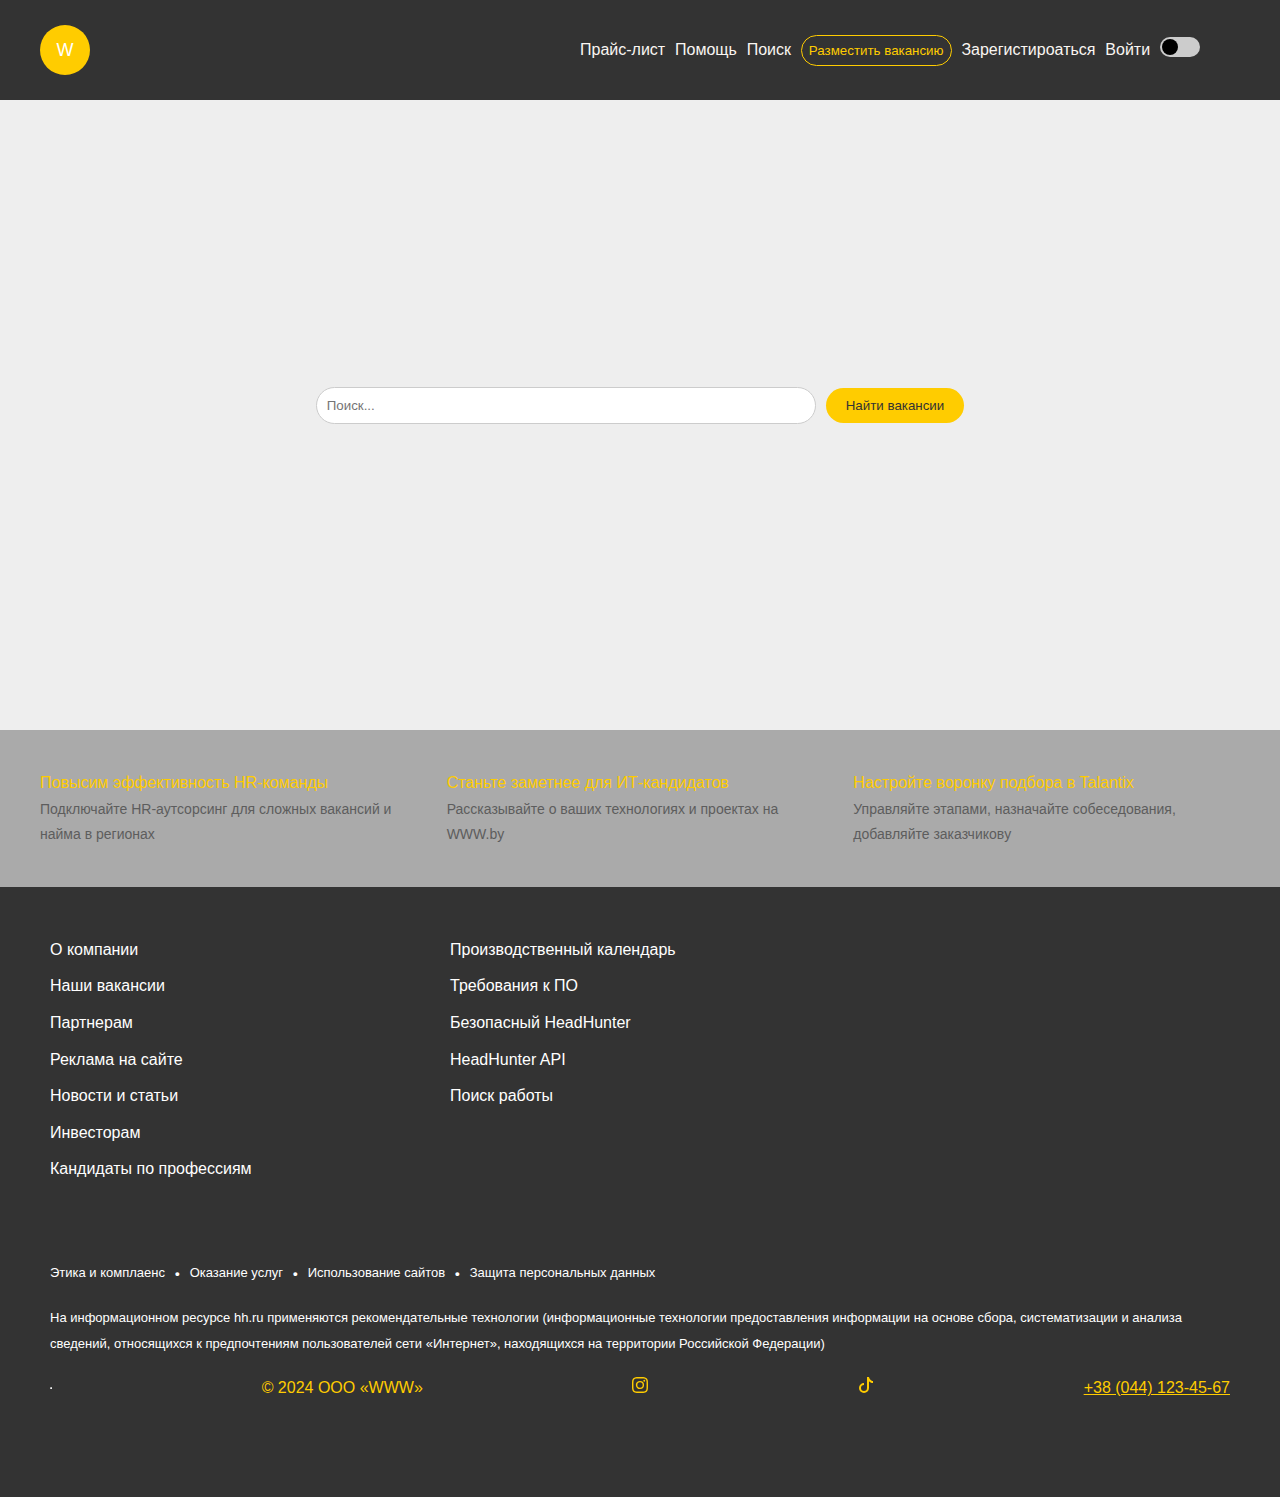
<file: index.html>
<!DOCTYPE html>
<html lang="ru">
<head>
  <meta charset="UTF-8">
  <meta name="viewport" content="width=device-width, initial-scale=1.0">
  <title>Подбор персонала</title>
  <link rel="stylesheet" href="css/styles.css">
</head>
<body>
  <div class="wrapper">
    <header class="header">
        <a href="index.html">
          <div class="logo">
              <span>W</span>
          </div>
        </a>
        <nav class="nav">
          <ul>
            <a class="price">Прайс-лист</a>
            <a>Помощь</a>
            <a>Поиск</a>
            <button class="create-vacancy">Разместить вакансию</button>
            <a>Зарегистироаться</a>
            <a>Войти</li>
            <a>
              <label class="switch">
                <input id="themeToggle" type="checkbox" onclick="toggleTheme()">
                <span class="slider round"></span>
              </label>
            </a>
          </ul>
        </nav>
        <div class="burger">
          <span></span>
        </div>
    </header>
</div>
  
  <main>
    <div class="search-container">
      <input type="text" placeholder="Поиск...">
      <button onclick="window.location.href='vacancies.html'">Найти вакансии</button>
    </div>
  </main>
  
  <aside class="aside-grid">
    <div class="example">
      <p>Повысим эффективность HR-команды</p>
      <p1>Подключайте HR-аутсорсинг для сложных 
        вакансий и найма в регионах</p1>
    </div>
    <div class="example2">
      <p>Станьте заметнее для ИТ-кандидатов</p>
      <p1>Рассказывайте о ваших технологиях 
        и проектах на WWW.by</p1>
    </div>
    <div class="example3">
      <p>Настройте воронку подбора в Talantix
      </p>
      <p1>Управляйте этапами, назначайте собеседования, добавляйте заказчиковy</p1>
    </div>
  </aside>
    
    <footer class="footer-grid">
      <div class="buttons-1">
        <a href="#">О компании</a>
        <a href="#">Наши вакансии</a>
        <a href="#">Партнерам</a>
        <a href="#">Реклама на сайте</a>
        <a href="#">Новости и статьи</a>
        <a href="#">Инвесторам</a>
        <a href="#">Кандидаты по профессиям</a>
      </div>
      <div class="buttons-2">
        <a href="#">Производственный календарь</a>
        <a href="#">Требования к ПО</a>
        <a href="#">Безопасный HeadHunter</a>
        <a href="#">HeadHunter API</a>
        <a href="#">Поиск работы</a>
      </div>
      <div class="map">
        <script type="text/javascript" charset="utf-8" async src="https://api-maps.yandex.ru/services/constructor/1.0/js/?um=constructor%3A5c5954259b83a2bd42a7535d027ce8216cbbf08d69357ec7cbd87e82f2376209&amp;width=550&amp;height=300&amp;lang=ru_RU&amp;scroll=true"></script>
      </div>
      <br>
      <div class="buttons-3">
        
        <a href="#">Этика и комплаенc</a>
        <h5>•</h5>
        <a href="#">Оказание услуг</a>
        <h5>•</h5>
        <a href="#">Использование сайтов</a>
        <h5>•</h5>
        <a href="#">Защита персональных данных</a>
        
      </div>
      <div class="down-footer2">
        
        <p>На информационном ресурсе hh.ru применяются рекомендательные технологии (информационные технологии предоставления информации на основе сбора, систематизации и анализа сведений, относящихся к предпочтениям пользователей сети «Интернет», находящихся на территории Российской Федерации)</p>
        
      </div>
      <div class="down-footer">
        <hr>
        <p>© 2024 ООО «WWW»</p>
        <a href="https://www.instagram.com/uvviiin/"><svg xmlns="http://www.w3.org/2000/svg" width="16" height="16" fill="currentColor" class="bi bi-instagram" viewBox="0 0 16 16">
          <path d="M8 0C5.829 0 5.556.01 4.703.048 3.85.088 3.269.222 2.76.42a3.9 3.9 0 0 0-1.417.923A3.9 3.9 0 0 0 .42 2.76C.222 3.268.087 3.85.048 4.7.01 5.555 0 5.827 0 8.001c0 2.172.01 2.444.048 3.297.04.852.174 1.433.372 1.942.205.526.478.972.923 1.417.444.445.89.719 1.416.923.51.198 1.09.333 1.942.372C5.555 15.99 5.827 16 8 16s2.444-.01 3.298-.048c.851-.04 1.434-.174 1.943-.372a3.9 3.9 0 0 0 1.416-.923c.445-.445.718-.891.923-1.417.197-.509.332-1.09.372-1.942C15.99 10.445 16 10.173 16 8s-.01-2.445-.048-3.299c-.04-.851-.175-1.433-.372-1.941a3.9 3.9 0 0 0-.923-1.417A3.9 3.9 0 0 0 13.24.42c-.51-.198-1.092-.333-1.943-.372C10.443.01 10.172 0 7.998 0zm-.717 1.442h.718c2.136 0 2.389.007 3.232.046.78.035 1.204.166 1.486.275.373.145.64.319.92.599s.453.546.598.92c.11.281.24.705.275 1.485.039.843.047 1.096.047 3.231s-.008 2.389-.047 3.232c-.035.78-.166 1.203-.275 1.485a2.5 2.5 0 0 1-.599.919c-.28.28-.546.453-.92.598-.28.11-.704.24-1.485.276-.843.038-1.096.047-3.232.047s-2.39-.009-3.233-.047c-.78-.036-1.203-.166-1.485-.276a2.5 2.5 0 0 1-.92-.598 2.5 2.5 0 0 1-.6-.92c-.109-.281-.24-.705-.275-1.485-.038-.843-.046-1.096-.046-3.233s.008-2.388.046-3.231c.036-.78.166-1.204.276-1.486.145-.373.319-.64.599-.92s.546-.453.92-.598c.282-.11.705-.24 1.485-.276.738-.034 1.024-.044 2.515-.045zm4.988 1.328a.96.96 0 1 0 0 1.92.96.96 0 0 0 0-1.92m-4.27 1.122a4.109 4.109 0 1 0 0 8.217 4.109 4.109 0 0 0 0-8.217m0 1.441a2.667 2.667 0 1 1 0 5.334 2.667 2.667 0 0 1 0-5.334"/>
        </svg></a>
        <a href="https://www.tiktok.com/@pipipoopoopipi?_t=8mNd02DGCY9&_r=1"><svg xmlns="http://www.w3.org/2000/svg" width="16" height="16" fill="currentColor" class="bi bi-tiktok" viewBox="0 0 16 16">
          <path d="M9 0h1.98c.144.715.54 1.617 1.235 2.512C12.895 3.389 13.797 4 15 4v2c-1.753 0-3.07-.814-4-1.829V11a5 5 0 1 1-5-5v2a3 3 0 1 0 3 3z"/>
        </svg></a>
        
        <a href="tel:+380441234567">+38 (044) 123-45-67</a>
      </div>
    </footer>
    <script src="js/theme-toggle.js"></script>
    <script>
      document.querySelector('.burger').addEventListener('click', function() {
          this.classList.toggle('active');
          document.querySelector('.nav').classList.toggle('open');
      })
    </script>
  <script src="js/theme-toggle.js"></script>
</body>

</html>
</file>
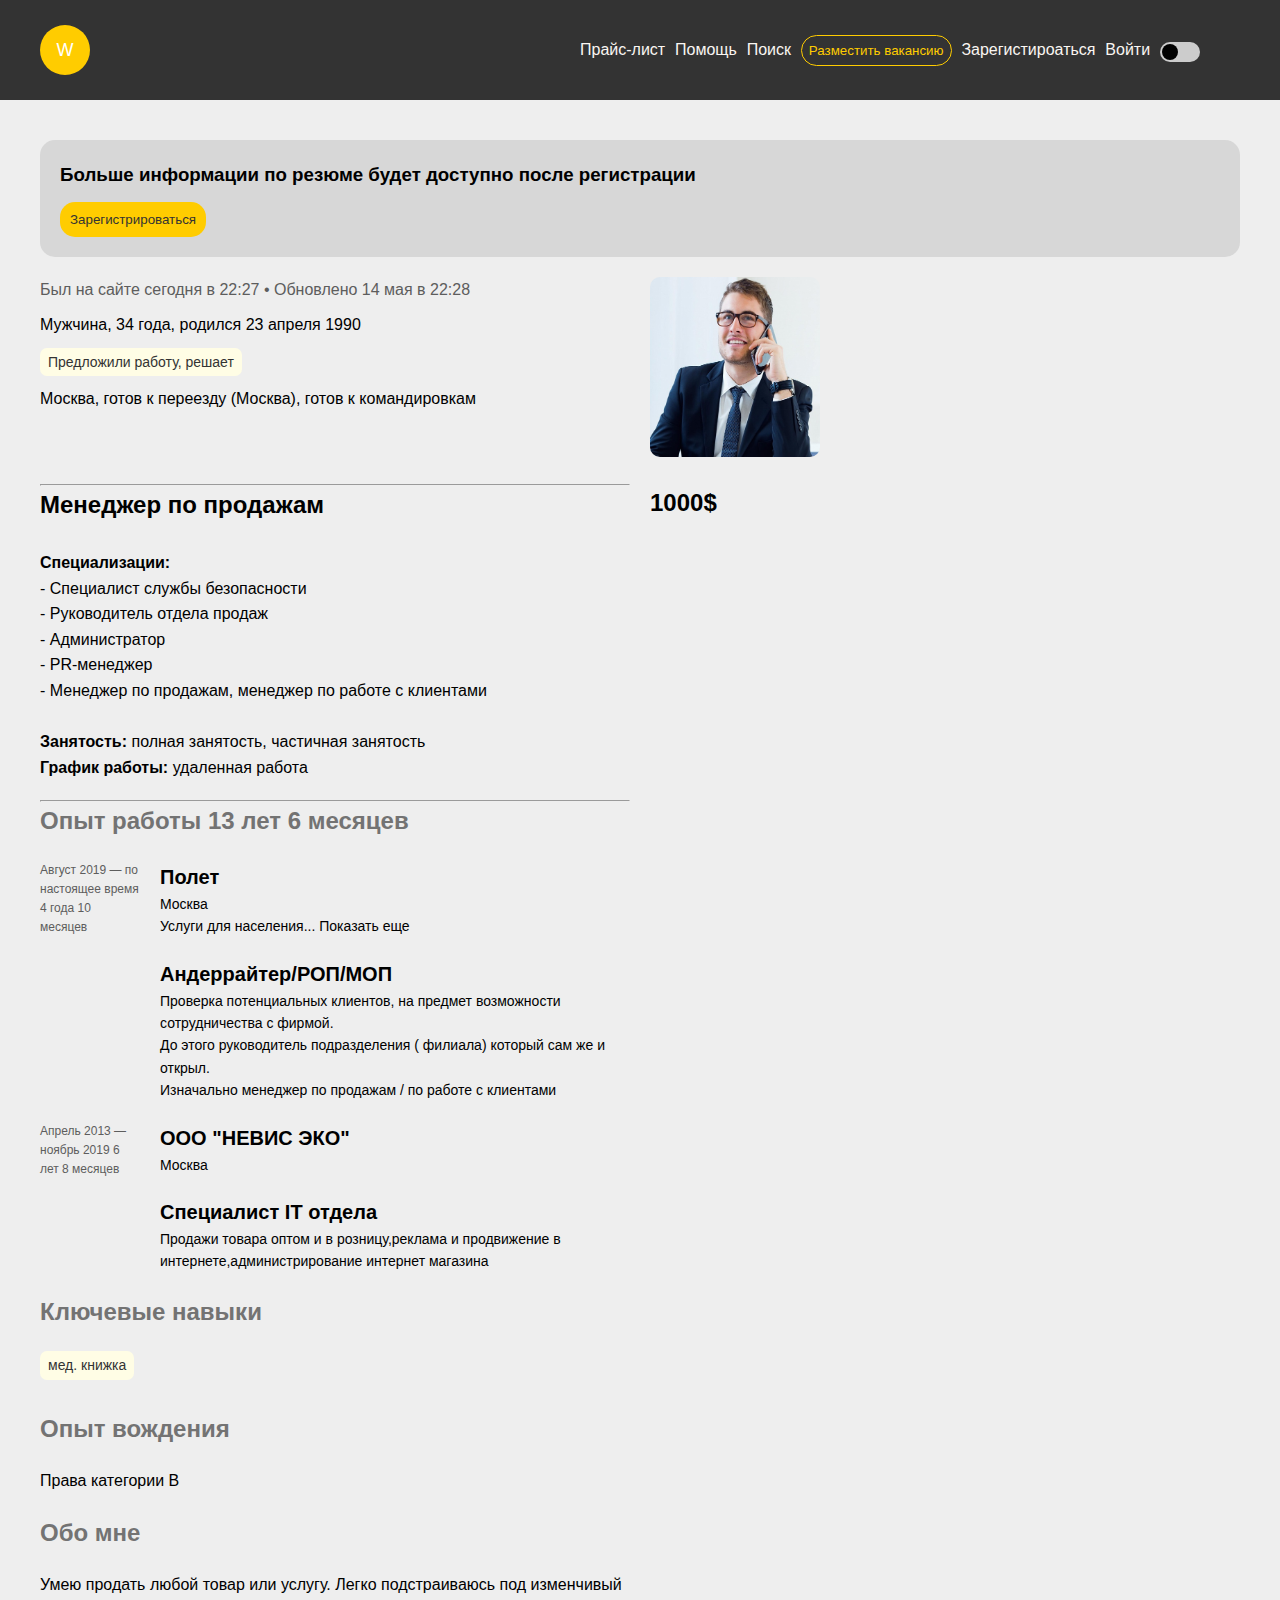
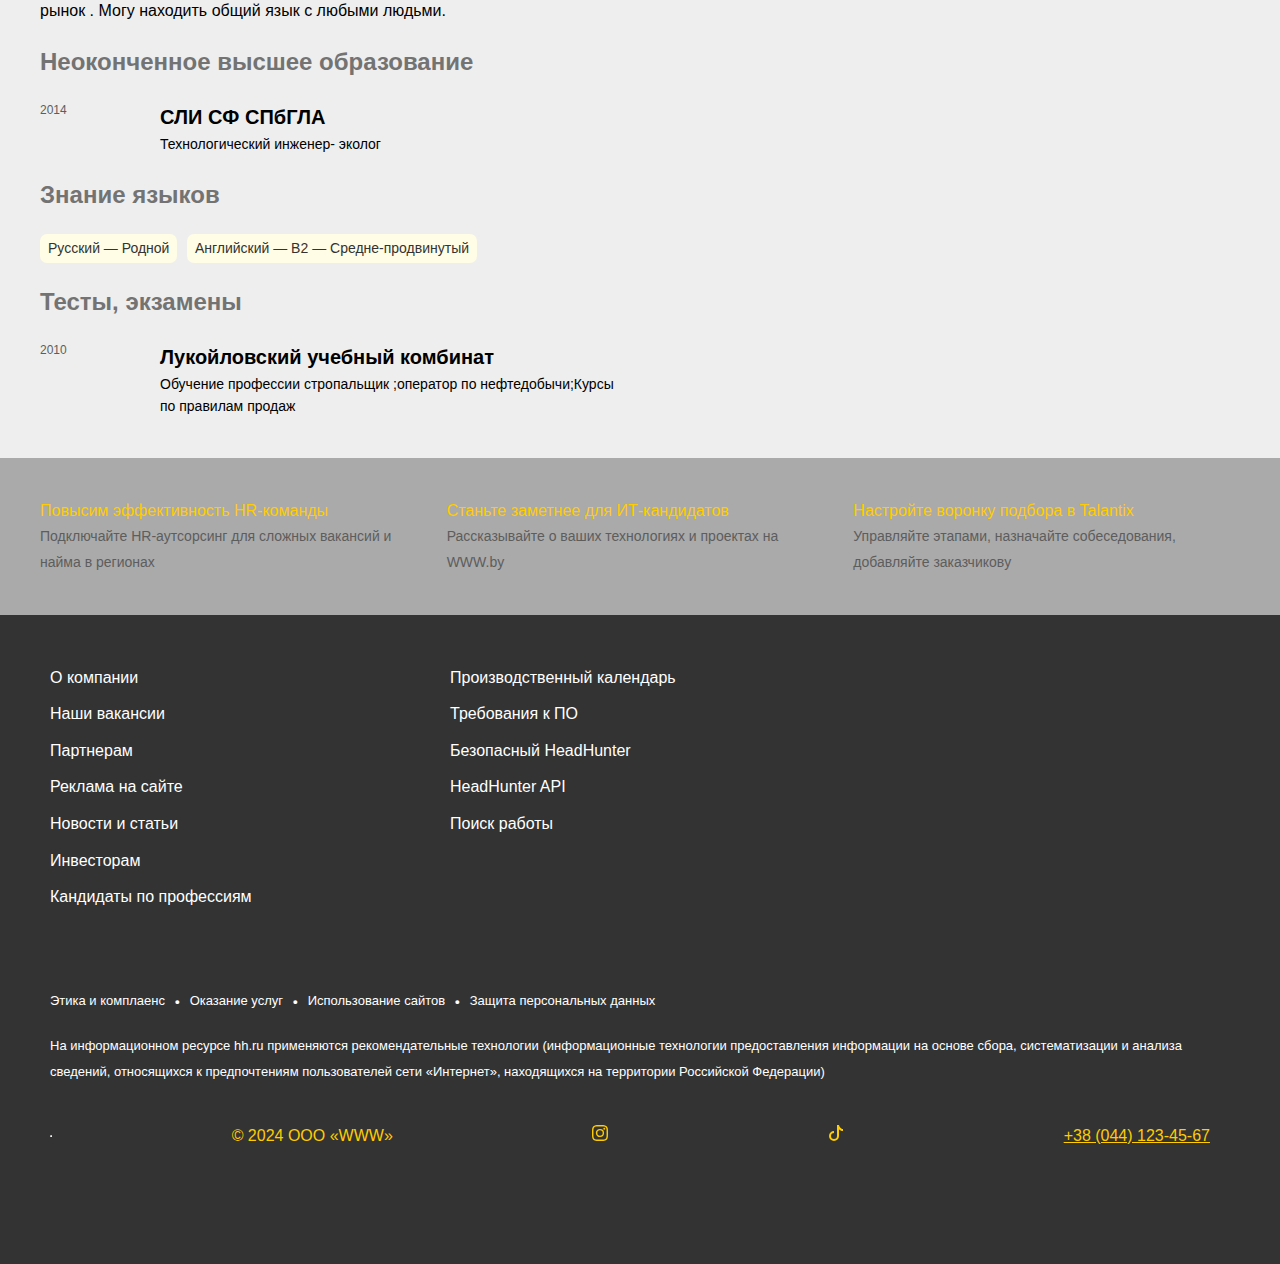
<file: option.html>
<!DOCTYPE html>
<html lang="ru">
<head>
  <meta charset="UTF-8">
  <meta http-equiv="X-UA-Compatible" content="IE=edge">
  <meta name="viewport" content="width=device-width, initial-scale=1.0">
  <title>уборщик</title>
  <link rel="stylesheet" href="css/styles.css">
  <link rel="stylesheet" href="css/vacancies.css">
  <link rel="stylesheet" href="css/options.css">
</head>
<body>

  <div class="wrapper">
    <header class="header">
        <!-- Шапка -->
        <a href="index.html">
          <div class="logo">
              <span>W</span>
          </div>
        </a>

        <!-- Меню сайта -->
        <nav class="nav">
          <ul>
            <a class="price">Прайс-лист</a>
            <a>Помощь</a>
            <a>Поиск</a>
            <button class="create-vacancy">Разместить вакансию</button>
            <a>Зарегистироаться</a>
            <a>Войти</li>
            <a>
              <label class="switch">
                <input id="themeToggle" type="checkbox" onclick="toggleTheme()">
                <span class="slider round"></span>
              </label>
            </a>
          </ul>
        </nav>
        <div class="burger">
          <span></span>
        </div>
    </header>
</div>
  <main class="main-grid">
      <div class= "registration">
        <h3>Больше информации по резюме будет доступно после регистрации</h3>
        <button class="button-registration">Зарегистрироваться</button>
      </div>
      
        <div class="option">
          <p class="text-time">Был на сайте сегодня в 22:27 • Обновлено 14 мая в 22:28</p>
          <p>Мужчина, 34 года, родился 23 апреля 1990</p>
          <div class="tags">
            <span class="tag">Предложили работу, решает</span>
          </div>
          <p>Москва, готов к переезду (Москва), готов к командировкам</p>
        </div>
        
        <div class="imag-grid">
          <img src="img/1.jpg" alt="img1">
          
        </div>
        
        <div class="option2">
          <hr>
          <h2>Менеджер по продажам</h2>
          <br>
          <p><b>Специализации:</b></p>
          <p> - Специалист службы безопасности<br>
             - Руководитель отдела продаж<br>
             - Администратор<br>
             - PR-менеджер<br>
             - Менеджер по продажам, менеджер по работе с клиентами<p>
            <br>
            <p><b>Занятость:</b> полная занятость, частичная занятость<br>
            <b>График работы:</b> удаленная работа</p>
        </div>
        <div class="option3">
          <h2>1000$</h2>
        
        </div>
        <div class="option-grid">
          <div class="expiriance-title">
            <hr>
            <h2>Опыт работы 13 лет 6 месяцев</h2>
          </div>
        <div class="data">
          <p>Август 2019 — по настоящее время
            4 года 10 месяцев</p>
        </div>
        <div class="expiriance">
          <h4><b>Полет</b></h4>
            <p>Москва<br>
            Услуги для населения... Показать еще</p>
        </div>
        <div class="expiriance2">
            <h4><b>Андеррайтер/РОП/МОП</b></h4>
            <p>
            Проверка потенциальных клиентов, на предмет возможности сотрудничества с фирмой.<br>
            До этого руководитель подразделения ( филиала) который сам же и открыл.<br>
            Изначально менеджер по продажам / по работе с клиентами</p>
        </div>

        <div class="data2">
          <p>Апрель 2013 — ноябрь 2019
            6 лет 8 месяцев</p>
        </div>
        <div class="expiriance3">
          <h4><b>ООО "НЕВИС ЭКО"</b></h4>
            <p>Москва</p>
        </div>
        <div class="expiriance4">
            <h4><b>Специалист IT отдела</b></h4>
            
              <p>Продажи товара оптом и в розницу,реклама и продвижение в интернете,администрирование интернет магазина</p>
        </div>
        <div class="expiriance-title2">
          
          <h2>Ключевые навыки</h2>
        </div>
        <div class="tags2">
          <span class="tag">мед. книжка</span>
        </div>

        <div class="expiriance-title3"> 
          <h2>Опыт вождения</h2>
        </div>

        <div class="option4">
          <p>Права категории B</p>
        </div>

        <div class="expiriance-title4">
          <h2>Обо мне</h2>
        </div>
        <div class="option5">
          <p>Умею продать любой товар или услугу. Легко подстраиваюсь под изменчивый рынок . Могу находить общий язык с любыми людьми.</p>
        </div>
        <div class="expiriance-title5">
          <h2>Неоконченное высшее образование</h2>
        </div>
        <div class="data3">
          <p>2014</p>
        </div>
        <div class="expiriance5">
          <h4><b>СЛИ СФ СПбГЛА</b></h4>
            <p>Технологический инженер- эколог</p>
        </div>
        <div class="expiriance-title6">
          <h2>Знание языков</h2>
        </div>
        <div class="tags3">
          <span class="tag">Русский — Родной</span>
          <span class="tag">Английский — B2 — Средне-продвинутый</span>
        </div>
        <div class="expiriance-title7">
          <h2>Тесты, экзамены</h2>
        </div>
        <div class="data4">
          <p>2010</p>
        </div>
        <div class="expiriance6">
          <h4><b>Лукойловский учебный комбинат</b></h4>
            <p>Обучение профессии стропальщик ;оператор по нефтедобычи;Курсы по правилам продаж</p>
        </div>
  </main>
  <aside class="aside-grid">
    <div class="example">
      <p>Повысим эффективность HR-команды</p>
      <p1>Подключайте HR-аутсорсинг для сложных 
        вакансий и найма в регионах</p1>
    </div>
    <div class="example2">
      <p>Станьте заметнее для ИТ-кандидатов</p>
      <p1>Рассказывайте о ваших технологиях 
        и проектах на WWW.by</p1>
    </div>
    <div class="example3">
      <p>Настройте воронку подбора в Talantix
      </p>
      <p1>Управляйте этапами, назначайте собеседования, добавляйте заказчиковy</p1>
    </div>
  </aside>
    
    <footer class="footer-grid">
      <div class="buttons-1">
        <a href="#">О компании</a>
        <a href="#">Наши вакансии</a>
        <a href="#">Партнерам</a>
        <a href="#">Реклама на сайте</a>
        <a href="#">Новости и статьи</a>
        <a href="#">Инвесторам</a>
        <a href="#">Кандидаты по профессиям</a>
      </div>
      <div class="buttons-2">
        <a href="#">Производственный календарь</a>
        <a href="#">Требования к ПО</a>
        <a href="#">Безопасный HeadHunter</a>
        <a href="#">HeadHunter API</a>
        <a href="#">Поиск работы</a>
      </div>
      <div class="map">
        <script type="text/javascript" charset="utf-8" async src="https://api-maps.yandex.ru/services/constructor/1.0/js/?um=constructor%3A5c5954259b83a2bd42a7535d027ce8216cbbf08d69357ec7cbd87e82f2376209&amp;width=550&amp;height=300&amp;lang=ru_RU&amp;scroll=true"></script>
      </div>
      <br>
      <div class="buttons-3">
        
        <a href="#">Этика и комплаенc</a>
        <h5>•</h5>
        <a href="#">Оказание услуг</a>
        <h5>•</h5>
        <a href="#">Использование сайтов</a>
        <h5>•</h5>
        <a href="#">Защита персональных данных</a>
        
      </div>
      <div class="down-footer2">
        
        <p>На информационном ресурсе hh.ru применяются рекомендательные технологии (информационные технологии предоставления информации на основе сбора, систематизации и анализа сведений, относящихся к предпочтениям пользователей сети «Интернет», находящихся на территории Российской Федерации)</p>
        
      </div>
      <div class="down-footer">
        <hr>
        <p>© 2024 ООО «WWW»</p>
        <a href="https://www.instagram.com/uvviiin/"><svg xmlns="http://www.w3.org/2000/svg" width="16" height="16" fill="currentColor" class="bi bi-instagram" viewBox="0 0 16 16">
          <path d="M8 0C5.829 0 5.556.01 4.703.048 3.85.088 3.269.222 2.76.42a3.9 3.9 0 0 0-1.417.923A3.9 3.9 0 0 0 .42 2.76C.222 3.268.087 3.85.048 4.7.01 5.555 0 5.827 0 8.001c0 2.172.01 2.444.048 3.297.04.852.174 1.433.372 1.942.205.526.478.972.923 1.417.444.445.89.719 1.416.923.51.198 1.09.333 1.942.372C5.555 15.99 5.827 16 8 16s2.444-.01 3.298-.048c.851-.04 1.434-.174 1.943-.372a3.9 3.9 0 0 0 1.416-.923c.445-.445.718-.891.923-1.417.197-.509.332-1.09.372-1.942C15.99 10.445 16 10.173 16 8s-.01-2.445-.048-3.299c-.04-.851-.175-1.433-.372-1.941a3.9 3.9 0 0 0-.923-1.417A3.9 3.9 0 0 0 13.24.42c-.51-.198-1.092-.333-1.943-.372C10.443.01 10.172 0 7.998 0zm-.717 1.442h.718c2.136 0 2.389.007 3.232.046.78.035 1.204.166 1.486.275.373.145.64.319.92.599s.453.546.598.92c.11.281.24.705.275 1.485.039.843.047 1.096.047 3.231s-.008 2.389-.047 3.232c-.035.78-.166 1.203-.275 1.485a2.5 2.5 0 0 1-.599.919c-.28.28-.546.453-.92.598-.28.11-.704.24-1.485.276-.843.038-1.096.047-3.232.047s-2.39-.009-3.233-.047c-.78-.036-1.203-.166-1.485-.276a2.5 2.5 0 0 1-.92-.598 2.5 2.5 0 0 1-.6-.92c-.109-.281-.24-.705-.275-1.485-.038-.843-.046-1.096-.046-3.233s.008-2.388.046-3.231c.036-.78.166-1.204.276-1.486.145-.373.319-.64.599-.92s.546-.453.92-.598c.282-.11.705-.24 1.485-.276.738-.034 1.024-.044 2.515-.045zm4.988 1.328a.96.96 0 1 0 0 1.92.96.96 0 0 0 0-1.92m-4.27 1.122a4.109 4.109 0 1 0 0 8.217 4.109 4.109 0 0 0 0-8.217m0 1.441a2.667 2.667 0 1 1 0 5.334 2.667 2.667 0 0 1 0-5.334"/>
        </svg></a>
        <a href="https://www.tiktok.com/@pipipoopoopipi?_t=8mNd02DGCY9&_r=1"><svg xmlns="http://www.w3.org/2000/svg" width="16" height="16" fill="currentColor" class="bi bi-tiktok" viewBox="0 0 16 16">
          <path d="M9 0h1.98c.144.715.54 1.617 1.235 2.512C12.895 3.389 13.797 4 15 4v2c-1.753 0-3.07-.814-4-1.829V11a5 5 0 1 1-5-5v2a3 3 0 1 0 3 3z"/>
        </svg></a>
        
        <a href="tel:+380441234567">+38 (044) 123-45-67</a>
      </div>
    </footer>
    <script src="js/theme-toggle.js"></script>
    <script>
      document.querySelector('.burger').addEventListener('click', function() {
          this.classList.toggle('active');
          document.querySelector('.nav').classList.toggle('open');
      })
    </script>
  </body>
  </html>
</file>
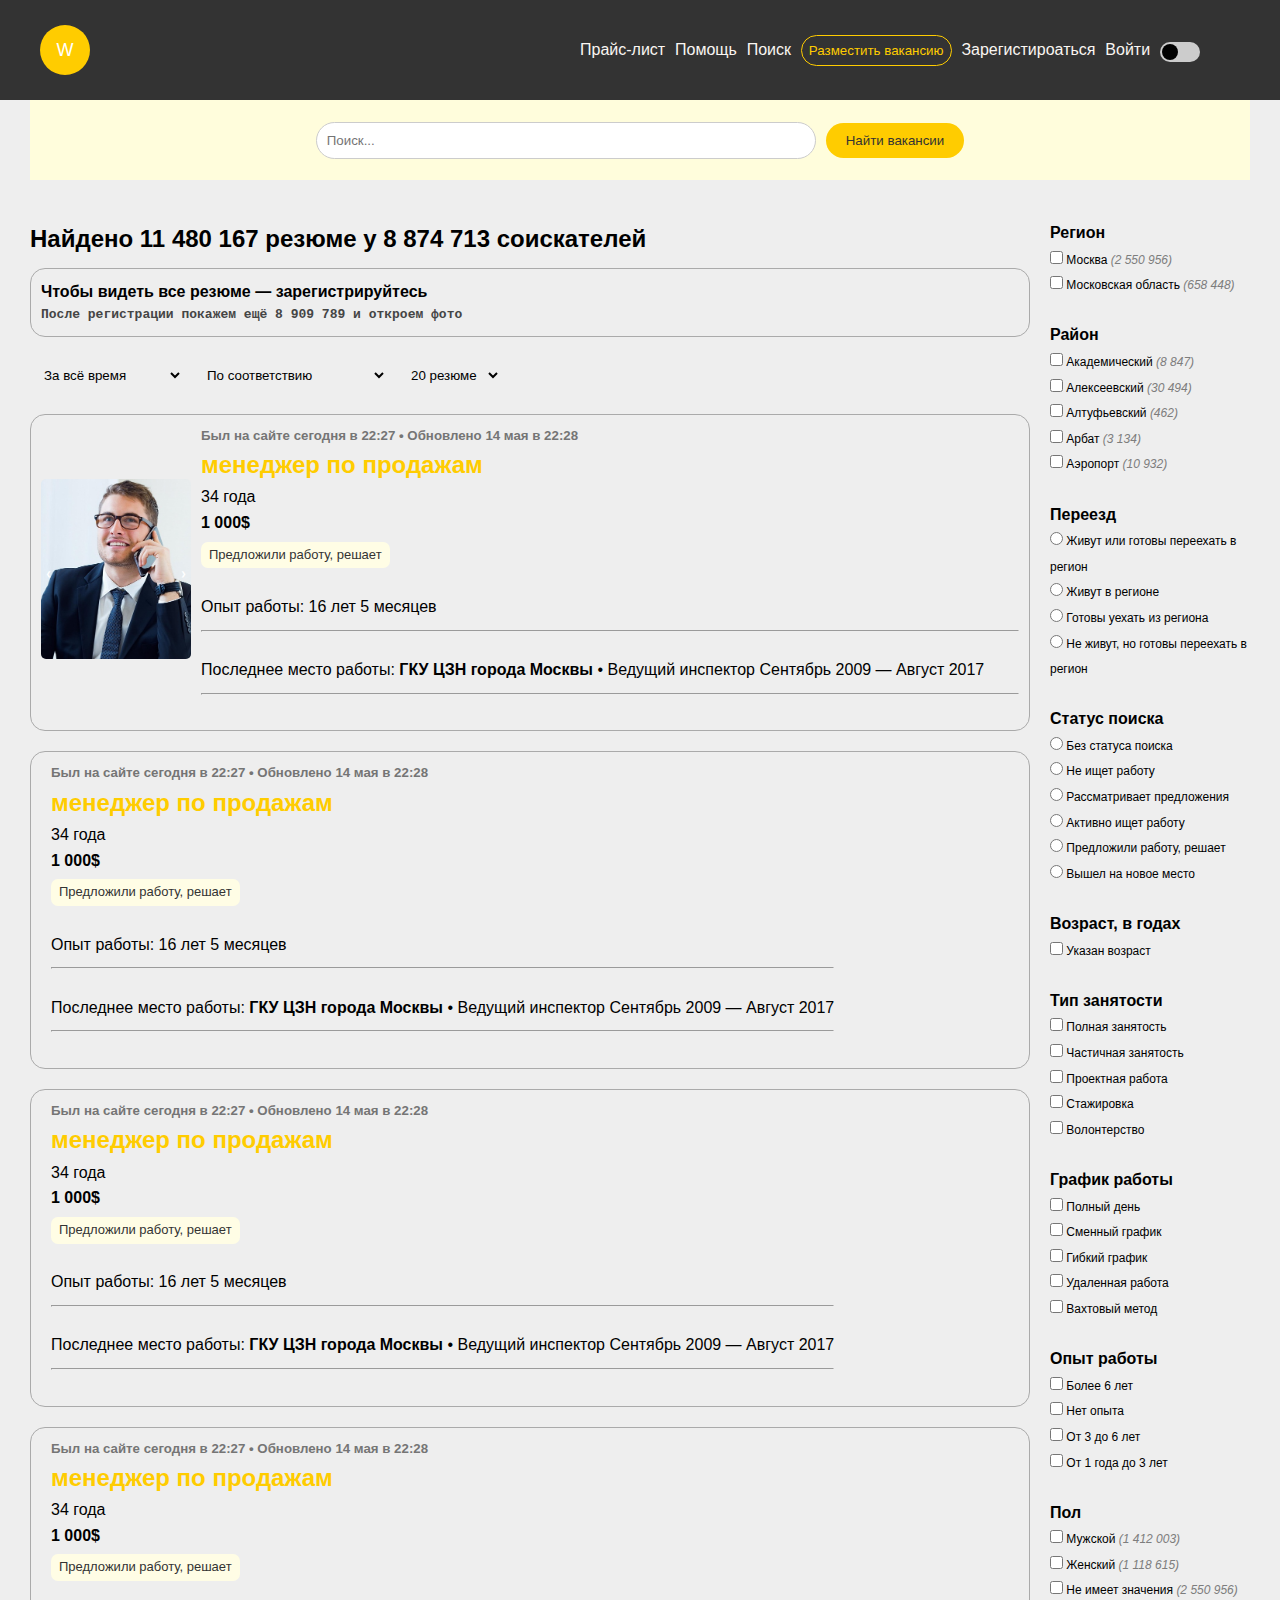
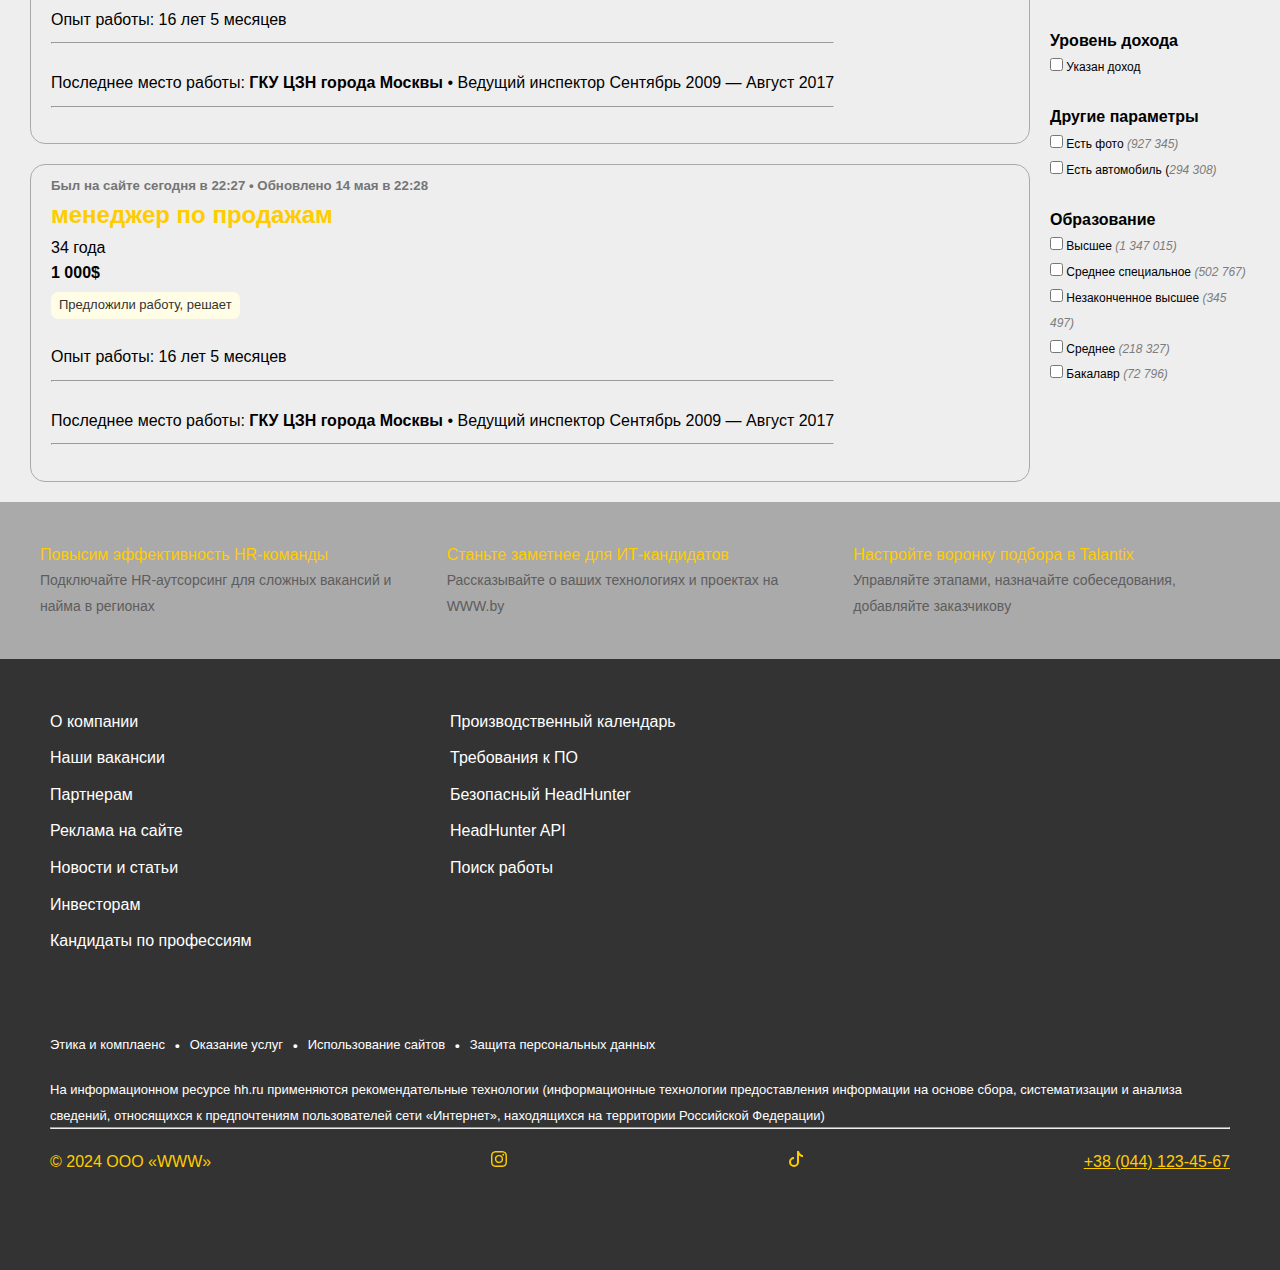
<file: vacancies.html>
<!DOCTYPE html>
<html lang="ru">
<head>
  <meta charset="UTF-8">
  <meta name="viewport" content="width=device-width, initial-scale=1.0">
  <title>Вакансии</title>
  <link rel="stylesheet" href="css/styles.css">
  <link rel="stylesheet" href="css/vacancies.css">

</head>
<body>
  <div class="wrapper">
    <header class="header">
        <!-- Шапка -->
        <a href="index.html">
          <div class="logo">
              <span>W</span>
          </div>
        </a>

        <!-- Меню сайта -->
        <nav class="nav">
          <ul>
            <a class="price">Прайс-лист</a>
            <a>Помощь</a>
            <a>Поиск</a>
            <button class="create-vacancy">Разместить вакансию</button>
            <a>Зарегистироаться</a>
            <a>Войти</li>
            <a>
              <label class="switch">
                <input id="themeToggle" type="checkbox" onclick="toggleTheme()">
                <span class="slider round"></span>
              </label>
            </a>
          </ul>
        </nav>
        <div class="burger">
          <span></span>
        </div>
    </header>
</div>
  
  <main>
    
    
    <div class="grid-container">
     
      <div class="search-container2">
        <input type="text" placeholder="Поиск...">
        <button onclick="window.location.href='vacancies.html'">Найти вакансии</button>
      </div>

      <div class="filters">
        <h4>Регион</h4>
        <label><input type="checkbox" name="region" value="Москва"> Москва <i>(2 550 956)</i></label><br>
        <label><input type="checkbox" name="region" value="Московская область"> Московская область <i>(658 448)</i></label><br><br>

        <h4>Район</h4>
        <label><input type="checkbox" name="district" value="Академический"> Академический <i>(8 847)</i></label><br>
        <label><input type="checkbox" name="district" value="Алексеевский"> Алексеевский <i>(30 494)</i></label><br>
        <label><input type="checkbox" name="district" value="Алтуфьевский"> Алтуфьевский <i>(462)</i></label><br>
        <label><input type="checkbox" name="district" value="Арбат"> Арбат <i>(3 134)</i></label><br>
        <label><input type="checkbox" name="district" value="Аэропорт"> Аэропорт <i>(10 932)</i></label><br><br>
        <!-- Показать еще районы -->

        <h4>Переезд</h4>
        <label><input type="radio" name="relocation" value="Живут_или_готовы_переехать"> Живут или готовы переехать в регион</label><br>
        <label><input type="radio" name="relocation" value="Живут_в_регионе"> Живут в регионе</label><br>
        <label><input type="radio" name="relocation" value="Готовы_уехать_из_региона"> Готовы уехать из региона</label><br>
        <label><input type="radio" name="relocation" value="Не_живут_но_готовы_переехать_в_регион"> Не живут, но готовы переехать в регион</label><br><br>

        <!-- Другие параметры и категории могут быть добавлены здесь -->
        <h4>Статус поиска</h4>
        <label><input type="radio" name="search_status" value="Без_статуса_поиска"> Без статуса поиска</label><br>
        <label><input type="radio" name="search_status" value="Не_ищет_работу"> Не ищет работу</label><br>
        <label><input type="radio" name="search_status" value="Рассматривает_предложения"> Рассматривает предложения</label><br>
        <label><input type="radio" name="search_status" value="Активно_ищет_работу"> Активно ищет работу</label><br>
        <label><input type="radio" name="search_status" value="Предложили_работу_решает"> Предложили работу, решает</label><br>
        <label><input type="radio" name="search_status" value="Вышел_на_новое_место"> Вышел на новое место</label><br><br>

        <h4>Возраст, в годах</h4>
        <label><input type="checkbox" name="age" value="Указан_возраст"> Указан возраст</label><br><br>

        <h4>Тип занятости</h4>
        <label><input type="checkbox" name="employment_type" value="Полная_занятость"> Полная занятость</label><br>
        <label><input type="checkbox" name="employment_type" value="Частичная_занятость"> Частичная занятость</label><br>
        <label><input type="checkbox" name="employment_type" value="Проектная_работа"> Проектная работа</label><br>
        <label><input type="checkbox" name="employment_type" value="Стажировка"> Стажировка</label><br>
        <label><input type="checkbox" name="employment_type" value="Волонтерство"> Волонтерство</label><br><br>

        <h4>График работы</h4>
        <label><input type="checkbox" name="work_schedule" value="Полный_день"> Полный день</label><br>
        <label><input type="checkbox" name="work_schedule" value="Сменный_график"> Сменный график</label><br>
        <label><input type="checkbox" name="work_schedule" value="Гибкий_график"> Гибкий график</label><br>
        <label><input type="checkbox" name="work_schedule" value="Удаленная_работа"> Удаленная работа</label><br>
        <label><input type="checkbox" name="work_schedule" value="Вахтовый_метод"> Вахтовый метод</label><br><br>

        <h4>Опыт работы</h4>
        <label><input type="checkbox" name="experience" value="Более_6_лет"> Более 6 лет</label><br>
        <label><input type="checkbox" name="experience" value="Нет_опыта"> Нет опыта</label><br>
        <label><input type="checkbox" name="experience" value="От_3_до_6_лет"> От 3 до 6 лет</label><br>
        <label><input type="checkbox" name="experience" value="От_1_года_до_3_лет"> От 1 года до 3 лет</label><br><br>

        <h4>Пол</h4>
        <label><input type="checkbox" name="gender" value="Мужской"> Мужской <i>(1 412 003)</i></label><br>
        <label><input type="checkbox" name="gender" value="Женский"> Женский <i>(1 118 615)</i></label><br>
        <label><input type="checkbox" name="gender" value="Не_имеет_значения"> Не имеет значения <i>(2 550 956)</i></label><br><br>

        <h4>Уровень дохода</h4>
        <label><input type="checkbox" name="income_level" value="Указан_доход"> Указан доход</label><br><br>

        <h4>Другие параметры</h4>
        <label><input type="checkbox" name="other" value="Есть_фото"> Есть фото <i>(927 345)</i></label><br>
        <label><input type="checkbox" name="other" value="Есть_автомобиль"> Есть автомобиль (<i>294 308)</i></label><br><br>

        <h4>Образование</h4>
        <label><input type="checkbox" name="education" value="Высшее"> Высшее <i>(1 347 015)</i></label><br>
        <label><input type="checkbox" name="education" value="Среднее_специальное"> Среднее специальное <i>(502 767)</i></label><br>
        <label><input type="checkbox" name="education" value="Незаконченное_высшее"> Незаконченное высшее <i>(345 497)</i></label><br>
        <label><input type="checkbox" name="education" value="Среднее"> Среднее <i>(218 327)</i></label><br>
        <label><input type="checkbox" name="education" value="Бакалавр"> Бакалавр <i>(72 796)</i></label><br><br>
      </div>
      <div class="content">
        <ul class="vacancy-list">
          <li>
            <h2>Найдено 11 480 167 резюме у 8 874 713 соискателей</h2>
          </li>
          <li>
            <div class="sign">
              <b>Чтобы видеть все резюме — зарегистрируйтесь</b>
              <h4>После регистрации покажем ещё 8 909 789 и откроем фото</h4>
            </div>
          </li>
          <li>
            <div class="sort">
              <!-- Переместите элементы сортировки вверх -->
              <select id="sortSelect">
                <option value="default">За всё время</option>
                <option value="name">За сутки</option>
                <option value="date">За последние 3 дня</option>
                <option value="date">За неделю</option>
                <option value="date">За месяц</option>
                <option value="date">За год</option>
              
              </select>
              <select id="filterType">
                <option value="all">По соответствию</option>
                <option value="full-time">По убыванию зарплат</option>
                <option value="part-time">По возрастанию зарплаты</option>
                
              </select>
              <select id="filterType">
                <option value="all">20 резюме</option>
                <option value="full-time">50 резюмк</option>
                <option value="part-time">70 резюме</option>
                <option value="remote">100 резюме</option>
              </select>
            </div>
          </li>
          <li>
            <div class="vacancy">
              
              <div class="carousel">
                <div class="carousel-inner">
                  <div class="carousel-item">
                    <img src="img/1.jpg" alt="Image 1">
                  </div>
                  <div class="carousel-item">
                    <img src="img/2.jpg" alt="Image 2">
                  </div>
                  <div class="carousel-item">
                    <img src="img/3.jpg" alt="Image 3">
                  </div>

                </div>
                <button class="prev" onclick="plusSlides(-1)">&#10094;</button>
                <button class="next" onclick="plusSlides(1)">&#10095;</button>
              </div>
              
        
              <div class="info">
                <h5>Был на сайте сегодня в 22:27 • Обновлено 14 мая в 22:28</h5>
                <a href="option.html"><h2>менеджер по продажам</h2></a>
                <p1>34 года</p1><br>
                <b>1 000$</b>
                <div class="tags">
                  <span class="tag">Предложили работу, решает</span>
                </div><br>
                <p>Опыт работы:                16 лет 5 месяцев</p>
                <hr><br>
                <p>Последнее место работы:     <b>ГКУ ЦЗН города Москвы</b> • Ведущий инспектор Сентябрь 2009 — Август 2017</p><hr><br>
                
              </div>
            </div>
          </li>
          
          <li>
            <div class="vacancy">
              
            
              
              
        
              <div class="info">
                <h5>Был на сайте сегодня в 22:27 • Обновлено 14 мая в 22:28</h5>
                <a href="option.html"><h2>менеджер по продажам</h2></a>
                <p1>34 года</p1><br>
                <b>1 000$</b>
                <div class="tags">
                  <span class="tag">Предложили работу, решает</span>
                </div><br>
                <p>Опыт работы:                16 лет 5 месяцев</p>
                <hr><br>
                <p>Последнее место работы:     <b>ГКУ ЦЗН города Москвы</b> • Ведущий инспектор Сентябрь 2009 — Август 2017</p><hr><br>
                
              </div>
            </div>
          </li>
          <li>
            <div class="vacancy">
              
            
              
              
        
              <div class="info">
                <h5>Был на сайте сегодня в 22:27 • Обновлено 14 мая в 22:28</h5>
                <a href="option.html"><h2>менеджер по продажам</h2></a>
                <p1>34 года</p1><br>
                <b>1 000$</b>
                <div class="tags">
                  <span class="tag">Предложили работу, решает</span>
                </div><br>
                <p>Опыт работы:                16 лет 5 месяцев</p>
                <hr><br>
                <p>Последнее место работы:     <b>ГКУ ЦЗН города Москвы</b> • Ведущий инспектор Сентябрь 2009 — Август 2017</p><hr><br>
                
              </div>
            </div>
          </li>
          <li>          <li>
            <div class="vacancy">
              
            
              
              
        
              <div class="info">
                <h5>Был на сайте сегодня в 22:27 • Обновлено 14 мая в 22:28</h5>
                <a href="option.html"><h2>менеджер по продажам</h2></a>
                <p1>34 года</p1><br>
                <b>1 000$</b>
                <div class="tags">
                  <span class="tag">Предложили работу, решает</span>
                </div><br>
                <p>Опыт работы:                16 лет 5 месяцев</p>
                <hr><br>
                <p>Последнее место работы:     <b>ГКУ ЦЗН города Москвы</b> • Ведущий инспектор Сентябрь 2009 — Август 2017</p><hr><br>
                
              </div>
            </div>
          </li>
          <li>          <li>
            <div class="vacancy">
              
            
              
              
        
              <div class="info">
                <h5>Был на сайте сегодня в 22:27 • Обновлено 14 мая в 22:28</h5>
                <a href="option.html"><h2>менеджер по продажам</h2></a>
                <p1>34 года</p1><br>
                <b>1 000$</b>
                <div class="tags">
                  <span class="tag">Предложили работу, решает</span>
                </div><br>
                <p>Опыт работы:                16 лет 5 месяцев</p>
                <hr><br>
                <p>Последнее место работы:     <b>ГКУ ЦЗН города Москвы</b> • Ведущий инспектор Сентябрь 2009 — Август 2017</p><hr><br>
                
              </div>
            </div>
          </li>
          <li>
        </ul>
      </div>
      
     </div>
    </main>
    <aside class="aside-grid">
      <div class="example">
        <p>Повысим эффективность HR-команды</p>
        <p1>Подключайте HR-аутсорсинг для сложных 
          вакансий и найма в регионах</p1>
      </div>
      <div class="example2">
        <p>Станьте заметнее для ИТ-кандидатов</p>
        <p1>Рассказывайте о ваших технологиях 
          и проектах на WWW.by</p1>
      </div>
      <div class="example3">
        <p>Настройте воронку подбора в Talantix
        </p>
        <p1>Управляйте этапами, назначайте собеседования, добавляйте заказчиковy</p1>
      </div>
    </aside>
      
      <footer class="footer-grid">
        <div class="buttons-1">
          <a href="#">О компании</a>
          <a href="#">Наши вакансии</a>
          <a href="#">Партнерам</a>
          <a href="#">Реклама на сайте</a>
          <a href="#">Новости и статьи</a>
          <a href="#">Инвесторам</a>
          <a href="#">Кандидаты по профессиям</a>
        </div>
        <div class="buttons-2">
          <a href="#">Производственный календарь</a>
          <a href="#">Требования к ПО</a>
          <a href="#">Безопасный HeadHunter</a>
          <a href="#">HeadHunter API</a>
          <a href="#">Поиск работы</a>
        </div>
        <div class="map">
          <script type="text/javascript" charset="utf-8" async src="https://api-maps.yandex.ru/services/constructor/1.0/js/?um=constructor%3A5c5954259b83a2bd42a7535d027ce8216cbbf08d69357ec7cbd87e82f2376209&amp;width=550&amp;height=300&amp;lang=ru_RU&amp;scroll=true"></script>
        </div>
        <br>
        <div class="buttons-3">
          
          <a href="#">Этика и комплаенc</a>
          <h5>•</h5>
          <a href="#">Оказание услуг</a>
          <h5>•</h5>
          <a href="#">Использование сайтов</a>
          <h5>•</h5>
          <a href="#">Защита персональных данных</a>
          
        </div>
        <div class="down-footer2">
          
          <p>На информационном ресурсе hh.ru применяются рекомендательные технологии (информационные технологии предоставления информации на основе сбора, систематизации и анализа сведений, относящихся к предпочтениям пользователей сети «Интернет», находящихся на территории Российской Федерации)</p>
          <hr>
        </div>
        <div class="down-footer">
          
          <p>© 2024 ООО «WWW»</p>
          <a href="https://www.instagram.com/uvviiin/"><svg xmlns="http://www.w3.org/2000/svg" width="16" height="16" fill="currentColor" class="bi bi-instagram" viewBox="0 0 16 16">
            <path d="M8 0C5.829 0 5.556.01 4.703.048 3.85.088 3.269.222 2.76.42a3.9 3.9 0 0 0-1.417.923A3.9 3.9 0 0 0 .42 2.76C.222 3.268.087 3.85.048 4.7.01 5.555 0 5.827 0 8.001c0 2.172.01 2.444.048 3.297.04.852.174 1.433.372 1.942.205.526.478.972.923 1.417.444.445.89.719 1.416.923.51.198 1.09.333 1.942.372C5.555 15.99 5.827 16 8 16s2.444-.01 3.298-.048c.851-.04 1.434-.174 1.943-.372a3.9 3.9 0 0 0 1.416-.923c.445-.445.718-.891.923-1.417.197-.509.332-1.09.372-1.942C15.99 10.445 16 10.173 16 8s-.01-2.445-.048-3.299c-.04-.851-.175-1.433-.372-1.941a3.9 3.9 0 0 0-.923-1.417A3.9 3.9 0 0 0 13.24.42c-.51-.198-1.092-.333-1.943-.372C10.443.01 10.172 0 7.998 0zm-.717 1.442h.718c2.136 0 2.389.007 3.232.046.78.035 1.204.166 1.486.275.373.145.64.319.92.599s.453.546.598.92c.11.281.24.705.275 1.485.039.843.047 1.096.047 3.231s-.008 2.389-.047 3.232c-.035.78-.166 1.203-.275 1.485a2.5 2.5 0 0 1-.599.919c-.28.28-.546.453-.92.598-.28.11-.704.24-1.485.276-.843.038-1.096.047-3.232.047s-2.39-.009-3.233-.047c-.78-.036-1.203-.166-1.485-.276a2.5 2.5 0 0 1-.92-.598 2.5 2.5 0 0 1-.6-.92c-.109-.281-.24-.705-.275-1.485-.038-.843-.046-1.096-.046-3.233s.008-2.388.046-3.231c.036-.78.166-1.204.276-1.486.145-.373.319-.64.599-.92s.546-.453.92-.598c.282-.11.705-.24 1.485-.276.738-.034 1.024-.044 2.515-.045zm4.988 1.328a.96.96 0 1 0 0 1.92.96.96 0 0 0 0-1.92m-4.27 1.122a4.109 4.109 0 1 0 0 8.217 4.109 4.109 0 0 0 0-8.217m0 1.441a2.667 2.667 0 1 1 0 5.334 2.667 2.667 0 0 1 0-5.334"/>
          </svg></a>
          <a href="https://www.tiktok.com/@pipipoopoopipi?_t=8mNd02DGCY9&_r=1"><svg xmlns="http://www.w3.org/2000/svg" width="16" height="16" fill="currentColor" class="bi bi-tiktok" viewBox="0 0 16 16">
            <path d="M9 0h1.98c.144.715.54 1.617 1.235 2.512C12.895 3.389 13.797 4 15 4v2c-1.753 0-3.07-.814-4-1.829V11a5 5 0 1 1-5-5v2a3 3 0 1 0 3 3z"/>
          </svg></a>
          
          <a href="tel:+380441234567">+38 (044) 123-45-67</a>
        </div>
      </footer>
      <script>
        document.querySelector('.burger').addEventListener('click', function() {
            this.classList.toggle('active');
            document.querySelector('.nav').classList.toggle('open');
        })
      </script>
   
    <script src="js/theme-toggle.js"></script>
    <script src="js/carousel.js"></script>
  </body>
  </html>
</file>
<file: css/styles.css>
/* Обнуление стилей */


body {
    font-family: Arial, sans-serif;
    line-height: 1.6;
    display: flex;
    flex-direction: column;
    position: relative;
    min-height: 100vh; /* Чтобы footer всегда был внизу страницы */
}



main {
    min-height: 70vh;
    flex: 1; 
    display: flex;
    justify-content: center;
    align-items: center;
}

.search-container {
    text-align: center;
    margin-bottom: 20px;
    display: flex; /* Добавляем flex-контейнер */
    justify-content: center; /* Выравниваем по центру по горизонтали */
    align-items: center; /* Выравниваем по центру по вертикали */
}

.search-container input[type="text"] {
    padding: 10px;
    width: 500px;
    margin-right: 10px;
    border-radius: 20px; /* Закругляем углы */
    border: 1px solid #ccc; /* Добавляем рамку */
}

.search-container button {
    padding: 10px 20px;
    background-color: #ffcc00;
    color: #333;
    border: none;
    border-radius: 20px; /* Закруглим границы поисковой строки и кнопки */
    cursor: pointer;
    transition: background-color 0.3s ease;
    white-space: nowrap;
}

.search-container button:hover {
    background-color: #ffc800;
}

footer {
    background-color: #333;
    color: #fff;
    text-align: center;
    padding: 20px;
    margin-top: auto; /* Поднимаем footer вниз страницы */
}
.dark-theme {
  background-color: #222;
  color: #fff;
}

.switch-container {
  margin-left: auto; /* Перемещаем переключатель в самый правый угол */
}

.switch {
  position: relative;
  display: inline-block;
  width: 40px; /* Уменьшаем размер переключателя */
  height: 20px; /* Уменьшаем размер переключателя */
}

.switch input {
  opacity: 0;
  width: 0;
  height: 0;
}

.slider {
  position: absolute;
  cursor: pointer;
  top: 0;
  left: 0;
  right: 0;
  bottom: 0;
  background-color: #ccc;
  -webkit-transition: .4s;
  transition: .4s;
  border-radius: 20px; /* Радиус ползунка */
}

.slider:before {
  position: absolute;
  content: "";
  height: 16px; /* Уменьшаем размер ползунка */
  width: 16px; /* Уменьшаем размер ползунка */
  left: 2px;
  bottom: 2px;
  background-color: black; /* Устанавливаем начальный цвет ползунка */
  -webkit-transition: .4s;
  transition: .4s;
  border-radius: 50%;
}

input:checked + .slider {
  background-color: #ccc;
}

input:focus + .slider {
  box-shadow: 0 0 1px #ccc;
}

input:checked + .slider:before {
  -webkit-transform: translateX(20px); /* Увеличиваем смещение ползунка */
  -ms-transform: translateX(20px); /* Увеличиваем смещение ползунка */
  transform: translateX(20px); /* Увеличиваем смещение ползунка */
  background-color: white; /* Меняем цвет ползунка */
}

.slider.round {
  border-radius: 20px; /* Радиус ползунка */
}

.slider.round:before {
  border-radius: 50%;
}
.header{
  display: flex;
  align-items: center;
  justify-content: space-between;
  min-height: 100px;
  background-color: #333;
  color: #FAF6F2;
  padding: 0 40px;
}

.logo{
  display: flex;
  font-size: large;
  justify-content: center;
  flex-direction: column;
  align-items: center;
  border-radius: 50%;
  background-color: #ffcc00;
  width: 50px;
  height: 50px;
  color: white;
  text-decoration: none;
}
.header a {
  text-decoration: none; /* Убираем подчёркивание для ссылки */
}
.nav{
  display: flex;
  width: 700px;
  padding: 0 40px;
  align-items: center;
}

.nav ul{
  width: 100%;
  list-style: none;
  display: flex;
  justify-content: space-between;
  align-items: center;
}
.nav a:hover {
  color: #ffcc00;
}
.burger{
  display: none;
  position: relative;
  z-index: 50;
  align-items: center;
  justify-content: flex-end;
  width: 30px;
  height: 18px;
}

.burger span{
  height: 2px;
  width: 80%;
  transform: scale(1);
  background-color: #FAF6F2;
}

.burger::before, .burger::after{
  content: '';
  position: absolute;
  height: 2px;
  width: 100%;
  background-color: #FAF6F2;
  transition: all 0.3s ease 0s;
}

.burger::before { top: 0 }

.burger::after { bottom: 0 }


/* Добавляем класс active для анимации иконки бургера */
.burger.active span { transform: scale(0) }

.burger.active::before{
  top: 50%;
  transform: rotate(-45deg) translate(0, -50%);
}

.burger.active::after{
  bottom: 50%;
  transform: rotate(45deg) translate(0, 50%);
}


/* При разрешении экрана 900px и ниже, выводим на экран иконку бургера */
@media (max-width: 900px) {

  .burger { display: flex }

  .nav{
      display: none;
      flex-direction: column;
      position: fixed;
      height: 100%;
      width: 100%;
      top: 0; bottom: 0; left: 0; right: 0;
      z-index: 50;
      overflow-y: auto;
      padding: 50px 40px;
      background-color: black;
      animation: burgerAnimation 0.4s;
  }

  .nav ul{
      flex-direction: column;
      row-gap: 30px;
  }
}

@keyframes burgerAnimation {
  from {opacity: 0}
  to {opacity: 1}
}
footer {
  padding: 50px;
}
.footer-grid {
  display: grid;
  gap: 20px;
  grid-template-columns: 1fr 1fr 1fr;
  grid-template-rows: 1fr auto  auto auto;
  grid-template-areas: 
      "buttons-1 buttons-2 map"
      "buttons-3 buttons-3 buttons-3"
      "down-footer2 down-footer2 down-footer2"
      "down-footer down-footer down-footer"
      ;
}
.buttons-1 {
  grid-area: buttons-1;
  text-align: left;
}
.buttons-1 a {
  text-decoration: none;
  color: #ffffff;
  transition: color 0.3s ease;
  display: block;
  margin-bottom: 11px;
  font-size: 16px;
}

.buttons-1 a:hover {
  color: #ffcc00;
}

.buttons-2 {
  grid-area: buttons-2;
  text-align: left;
}
.buttons-2 a {
  text-decoration: none;
  color: #ffffff;
  transition: color 0.3s ease;
  display: block;
  margin-bottom: 11px;
  font-size: 16px;
}

.buttons-2 a:hover {
  color: #ffcc00;
}
.map {
  grid-area: map;
  border-radius: 10px;
  overflow: hidden;
 
}


.buttons-3  {
  margin-top: 50px;
  grid-area: buttons-3;
  display: flex;
  justify-content: flex-start;
  
  
}

.buttons-3 a,
.buttons-3 h5 {
  display: inline;
  
   /* Устанавливаем элементы в строчку */
  margin-right: 10px; /* Добавляем небольшой отступ между элементами */
}

.buttons-3 a {
  text-decoration: none;
  color: #ffffff;
  transition: color 0.3s ease;
  font-size: 13px;

}

.buttons-3 a:hover {
  color: #ffcc00;
}
.down-footer {
  grid-area: down-footer;
  margin: 0;
  padding: 0;
  color: #ffcc00;
  display: flex;
  justify-content: space-between;
  align-items: center;
}

.down-footer a {
  color: #ffcc00;
}
.down-footer2 {
  grid-area: down-footer2;
  margin: 0px;

  text-align: left; /* Выравнивание текста по левой стороне */
}

.down-footer2 p {
  display: inline;
  font-size: 13px;
  color: #ffffff;
}
.down-footer h5 {

  padding-top: 20px;

}
.aside-grid {
  display: grid;
  align-items: start;
  background-color: #aaaaaa;
  justify-content: center;
  gap: 20px;
  padding: 40px;
  grid-template-columns: 1fr 1fr 1fr;
  grid-template-rows: auto;
  grid-template-areas: 
  "example example2 example3"
 ;
}
.example{
  grid-area: example;
}
.example p {
  color: #ffcc00;
  font-size: 16px;
}
.example p1 {
  color: #5d5d5d;
  font-size: 14px;

}
.example2 {
  grid-area: example2;
}
.example2 p {
  color: #ffcc00;
  font-size: 16px;
}
.example2 p1 {
  color: #5d5d5d;
  font-size: 14px;

}
.example3 {
  grid-area: example3;
}
.example3 p {
  color: #ffcc00;
  font-size: 16px;
}
.example3 p1 {
  color: #5d5d5d;
  font-size: 14px;

}
body {
  display: flex;
  flex-direction: column;
  background-color: #eee;
}

*{
  padding: 0;
  margin: 0;
  box-sizing: border-box;
}
.create-vacancy {
  border: 1px solid #ffcc00; /* Задаем однотонную границу толщиной 2px */
  border-radius: 20px;
  color: #ffcc00;
  background-color: transparent; /* Прозрачный фон */
  padding: 7px;
}
.create-vacancy:hover {
  color: #000000;
  background-color:#ffcc00;
  border-color: #ffcc00;
}
.wrapper{
  flex-grow: 1;
}

.open{
  display: flex !important;
}
</file>
<file: css/vacancies.css>
/* Grid-container ==================================== */
.grid-container{
    display: grid;
    height: 100%;
    gap: 20px;
    grid-template-columns: 1fr 200px;
    grid-template-rows: 100px 1fr;
    grid-template-areas: 
        "search-container2 search-container2"
        "content filters"
        ;
}


.content {
    grid-area: content;
    /* background-color: aquamarine; */

}

 .filters {
   /* background-color: aquamarine; */
    grid-area: filters;
    color: #000000;

}



.sort {
    display: flex;
    margin-bottom: 20px;
    background-color: #eee;
}
.sort select {

    background-color: #eee;
}
.search-container2 {
    grid-area: search-container2;
    text-align: center;
    background-color: #fffddc;
    margin-bottom: 20px;
    display: flex; /* Добавляем flex-контейнер */
    justify-content: center; /* Выравниваем по центру по горизонтали */
    align-items: center; /* Выравниваем по центру по вертикали */
    /* padding-top: 2%;
    padding-left: 100%;
    padding-right: 100%;
    padding-bottom: 2%; */
}

.search-container2 input[type="text"] {
    padding: 10px;
    width: 500px;
    margin-right: 10px;
    border-radius: 20px; /* Закругляем углы */
    border: 1px solid #ccc; /* Добавляем рамку */
}

.search-container2 button {
    padding: 10px 20px;
    background-color: #ffcc00;
    color: #333;
    border: none;
    border-radius: 20px; /* Закруглим границы поисковой строки и кнопки */
    cursor: pointer;
    transition: background-color 0.3s ease;
    white-space: nowrap;
}

.search-container2 button:hover {
    background-color: #ffc800;
}
select {
border: none;
padding: 0%;
margin: 10px;
}
select:hover {
    border: none;
    background-color: #ffcc00;
}
.filters h3 {
    margin-bottom: 10px;
}

.vacancy-list {
    list-style-type: none;
    width: 1000px; /* Чтобы список вакансий занимал всю доступную ширину */
}

.vacancy-list li {
    margin-bottom: 10px;
}

.vacancy-list a {
    text-decoration: none;
    color: #333;
    transition: color 0.3s ease;
}
.vacancy-list h5 {
    text-decoration: none;
    font: Verdana, Geneva, sans-serif;
    color: #757575;
    
}
.vacancy-list a:hover {
    color: #ffcc00;
}

footer {
    background-color: #333;
    color: #fff;
    text-align: center;
    padding: 20px;
    margin-top: auto; /* Поднимаем footer вниз страницы */
}
.vacancy {
    display: grid;
    grid-template-columns: auto 1fr; /* Фото слева, текст справа */
    
    border: 1px solid #aaaaaa;
    border-radius: 15px;
    padding: 10px;
    max-width: 100vw;
    margin-bottom: 20px;
    align-items: start;
    /* background-color: #fff;  */
    /* Белый фон внутри рамки */
    /* box-shadow: 0 4px 6px rgba(0, 0, 0, 0.1);  */
    /* Тень */
}
.sign {

    align-items: center;
    border: 1px solid #aaaaaa;
    border-radius: 15px;
    padding: 10px;
    max-width: 1000px;
    margin-bottom: 20px;
}
.vacancy img {
    max-width: 100%;
    border-radius: 5px;
}

.vacancy .info {
    margin-left: 10px;
}

.vacancy h2 {
    margin-top: 0;
    color: #ffcc00;
}
.vacancy h4 {
    font-family: monospace;
    color: #454545;
}
.sign h4 {
    font-family: monospace;
    color: #454545;
}
.vacancy p {
    margin-bottom: 10px;
}

.vacancy .tags {
    margin-top: 5px;
}

.vacancy .tag {
    display: inline-block;
    background-color: #fffde5;
    color: #333333;
    padding: 3px 8px;
    border-radius: 7px;
    margin-right: 5px;
    font-size: 13px;
}
body {
    display: flex;
    flex-direction: column;
    background-color: #eee;
    width: 100vw;
}
main {
    width: 100vw; /* Растягиваем на весь экран по ширине */


}
i {
    color: #7d7d7d;
}
label {
    font-size: 12px;
}
*{
    padding: 0;
    margin: 0;
    box-sizing: border-box;
}
.create-vacancy {
    border: 1px solid #ffcc00; /* Задаем однотонную границу толщиной 2px */
    border-radius: 20px;
    color: #ffcc00;
    background-color: transparent; /* Прозрачный фон */
    padding: 7px;
}
.create-vacancy:hover {
    color: #000000;
    background-color:#ffcc00;
    border-color: #ffcc00;
}
.wrapper{
    flex-grow: 1;
}

.open{
    display: flex !important;
}

.animated-button {
    padding: 10px 20px;
    background-color: transparent;
    border: none;
    color: #333;
    cursor: pointer;
    transition: color 0.3s ease; /* добавляем анимацию для изменения цвета при наведении */
}

.animated-button:hover {
    color: #ffcc00; /* цвет при наведении */
}

/* Медиа-запросы для мобильных устройств */
@media screen and (max-width: 767px) {
    .navbar-top,
    .navbar-bottom {
        flex-direction: column;
        align-items: center;
    }
    .navbar-bottom {
        padding: 10px; /* добавляем немного отступов между кнопками в нижней части навбара */
    }
    .container {
        grid-template-columns: 1fr; /* В один столбец на мобильных устройствах */
    }

    .filters {
        max-width: none; /* Снимаем ограничение на максимальную ширину для мобильных устройств */
        display: none; /* Скрываем фильтры по умолчанию на мобильных устройствах */
    }
}
.carousel {
    position: relative;
    max-width: 600px; /* Ограничение максимальной ширины слайдера */
    margin: auto;
  }
  hr {
    color: #d2d2d2;
    size: 1px;
  }
  .carousel-inner {
    position: relative;
    width: 100%;
  }
  
  .carousel-item {
    display: none;
  }
  
  .carousel-item img {
    width: 150px; /* Автоматическое определение ширины */
    height: 180px; /* Фиксированная высота */
    object-fit: cover;
  }
  
  .prev, .next {
    cursor: pointer;
    position: absolute;
    top: 50%;
    background-color: #fff8f800;
    transform: translateY(-50%);
    width: auto;
    padding: 5px;
    color: white;
    font-weight: bold;
    font-size: 6px;
    transition: 0.6s ease;
    border: none;
  }
  
  .prev:hover, .next:hover {
    background-color: #ffcc00;
  }
  
  .next {
    right: 0;
  }
  
.header{
    display: flex;
    align-items: center;
    justify-content: space-between;
    min-height: 100px;
    background-color: #333;
    color: #FAF6F2;
    padding: 0 40px;
}

.logo{
    display: flex;
    font-size: large;
    justify-content: center;
    flex-direction: column;
    align-items: center;
    border-radius: 50%;
    background-color: #ffcc00;
    width: 50px;
    height: 50px;
    color: white;
    text-decoration: none;
}
.header a {
    text-decoration: none; /* Убираем подчёркивание для ссылки */
}
.nav{
    display: flex;
    width: 700px;
    padding: 0 40px;
    align-items: center;
}

.nav ul{
    width: 100%;
    list-style: none;
    display: flex;
    justify-content: space-between;
    align-items: center;
}
.nav a:hover {
    color: #ffcc00;
}
.burger{
    display: none;
    position: relative;
    z-index: 50;
    align-items: center;
    justify-content: flex-end;
    width: 30px;
    height: 18px;
}

.burger span{
    height: 2px;
    width: 80%;
    transform: scale(1);
    background-color: #FAF6F2;
}

.burger::before, .burger::after{
    content: '';
    position: absolute;
    height: 2px;
    width: 100%;
    background-color: #FAF6F2;
    transition: all 0.3s ease 0s;
}

.burger::before { top: 0 }

.burger::after { bottom: 0 }


/* Добавляем класс active для анимации иконки бургера */
.burger.active span { transform: scale(0) }

.burger.active::before{
    top: 50%;
    transform: rotate(-45deg) translate(0, -50%);
}

.burger.active::after{
    bottom: 50%;
    transform: rotate(45deg) translate(0, 50%);
}


/* При разрешении экрана 900px и ниже, выводим на экран иконку бургера */
@media (max-width: 900px) {

    .burger { display: flex }

    .nav{
        display: none;
        flex-direction: column;
        position: fixed;
        height: 100%;
        width: 100%;
        top: 0; bottom: 0; left: 0; right: 0;
        z-index: 50;
        overflow-y: auto;
        padding: 50px 40px;
        background-color: black;
        animation: burgerAnimation 0.4s;
    }

    .nav ul{
        flex-direction: column;
        row-gap: 30px;
    }
}

@keyframes burgerAnimation {
    from {opacity: 0}
    to {opacity: 1}
}
footer {
    padding: 50px;
}
.footer-grid {
    display: grid;
    gap: 20px;
    grid-template-columns: 1fr 1fr 1fr;
    grid-template-rows: 1fr auto  auto auto;
    grid-template-areas: 
        "buttons-1 buttons-2 map"
        "buttons-3 buttons-3 buttons-3"
        "down-footer2 down-footer2 down-footer2"
        "down-footer down-footer down-footer"
        ;
}
.buttons-1 {
    grid-area: buttons-1;
    text-align: left;
}
.buttons-1 a {
    text-decoration: none;
    color: #ffffff;
    transition: color 0.3s ease;
    display: block;
    margin-bottom: 11px;
    font-size: 16px;
}

.buttons-1 a:hover {
    color: #ffcc00;
}

.buttons-2 {
    grid-area: buttons-2;
    text-align: left;
}
.buttons-2 a {
    text-decoration: none;
    color: #ffffff;
    transition: color 0.3s ease;
    display: block;
    margin-bottom: 11px;
    font-size: 16px;
}

.buttons-2 a:hover {
    color: #ffcc00;
}
.map {
    grid-area: map;
    border-radius: 10px;
    overflow: hidden;
   
}


.buttons-3  {
    margin-top: 50px;
    grid-area: buttons-3;
    display: flex;
    justify-content: flex-start;
    
    
}

.buttons-3 a,
.buttons-3 h5 {
    display: inline;
    
     /* Устанавливаем элементы в строчку */
    margin-right: 10px; /* Добавляем небольшой отступ между элементами */
}

.buttons-3 a {
    text-decoration: none;
    color: #ffffff;
    transition: color 0.3s ease;
    font-size: 13px;

}

.buttons-3 a:hover {
    color: #ffcc00;
}
.down-footer {
    grid-area: down-footer;
    margin: 0;
    padding: 0;
    color: #ffcc00;
    display: flex;
    justify-content: space-between;
    align-items: center;
}

.down-footer a {
    color: #ffcc00;
}
.down-footer2 {
    grid-area: down-footer2;
    margin: 0px;

    text-align: left; /* Выравнивание текста по левой стороне */
}

.down-footer2 p {
    display: inline;
    font-size: 13px;
    color: #ffffff;
}
.down-footer h5 {

    padding-top: 20px;

}
.aside-grid {
    display: grid;
    align-items: start;
    background-color: #aaaaaa;
    justify-content: center;
    gap: 20px;
    padding: 40px;
    grid-template-columns: 1fr 1fr 1fr;
    grid-template-rows: auto;
    grid-template-areas: 
    "example example2 example3"
   ;
}
.example{
    grid-area: example;
}
.example p {
    color: #ffcc00;
    font-size: 16px;
}
.example p1 {
    color: #5d5d5d;
    font-size: 14px;

}
.example2 {
    grid-area: example2;
}
.example2 p {
    color: #ffcc00;
    font-size: 16px;
}
.example2 p1 {
    color: #5d5d5d;
    font-size: 14px;

}
.example3 {
    grid-area: example3;
}
.example3 p {
    color: #ffcc00;
    font-size: 16px;
}
.example3 p1 {
    color: #5d5d5d;
    font-size: 14px;

}
</file>
<file: css/options.css>
body {
    display: flex;
    flex-direction: column;
    background-color: #eee;
}

*{
    padding: 0;
    margin: 0;
    box-sizing: border-box;
}
.create-vacancy {
    border: 1px solid #ffcc00; /* Задаем однотонную границу толщиной 2px */
    border-radius: 20px;
    color: #ffcc00;
    background-color: transparent; /* Прозрачный фон */
    padding: 7px;
}
.create-vacancy:hover {
    color: #000000;
    background-color:#ffcc00;
    border-color: #ffcc00;
}
.wrapper{
    flex-grow: 1;
}

.open{
    display: flex !important;
}
.registration {
    grid-area: registration;
    background-color: #d7d7d7;
    width: 100%;
    border-radius: 15px;
    /* margin: 20px; */
    padding: 20px;
}
.registration h3 {
    margin-bottom: 1%;
}
.registration button{
    background-color: #ffcc00;
    color: #333;
    border-radius: 15px;
    border: #ffcc00;
    padding: 10px;
}
.registration button:hover{
    background-color: #d2a801;
    color: #333;
    border-radius: 15px;
    border: #ffcc00;
    padding: 10px;
}
.option {
    grid-area: option;
    gap: 20px;
}
.option p {
    margin-bottom: 10px; /* Задает отступ снизу для всех элементов <p> внутри .option */
}
.option2 {
    grid-area: option2;
}
.option3 {
    grid-area: option3;
}
.option4 {
    grid-area: option4;
}
.option5 {
    grid-area: option5;
}
main {
    width: 100vw; /* Растягиваем на весь экран по ширине */


}

.expiriance h4 {
    font-family: Verdana, Geneva, Tahoma, sans-serif;
    color: #000000;
    font-size: 20px;
}
.data p {
    font-family: Verdana, Geneva, Tahoma, sans-serif;
    color: #5d5d5d;
    font-size: 12px;
}
.expiriance p { 
    color: #000000;
    font-size: 14px;
}
.expiriance2 p { 
    color: #000000;
    font-size: 14px;
}
.expiriance2 h4 {
    font-family: Verdana, Geneva, Tahoma, sans-serif;
    color: #000000;
    font-size: 20px;
}
.data2 p {
    font-family: Verdana, Geneva, Tahoma, sans-serif;
    color: #5d5d5d;
    font-size: 12px;
}
.data3 p {
    font-family: Verdana, Geneva, Tahoma, sans-serif;
    color: #5d5d5d;
    font-size: 12px;
}
.data4 p {
    font-family: Verdana, Geneva, Tahoma, sans-serif;
    color: #5d5d5d;
    font-size: 12px;
}
.expiriance3 p { 
    color: #000000;
    font-size: 14px;
}
.expiriance3 h4 {
    font-family: Verdana, Geneva, Tahoma, sans-serif;
    color: #000000;
    font-size: 20px;
}
.expiriance4 p { 
    color: #000000;
    font-size: 14px;
}
.expiriance4 h4 {
    font-family: Verdana, Geneva, Tahoma, sans-serif;
    color: #000000;
    font-size: 20px;
}
.expiriance5 p { 
    color: #000000;
    font-size: 14px;
}
.expiriance5 h4 {
    font-family: Verdana, Geneva, Tahoma, sans-serif;
    color: #000000;
    font-size: 20px;
}
.expiriance6 p { 
    color: #000000;
    font-size: 14px;
}
.expiriance6 h4 {
    font-family: Verdana, Geneva, Tahoma, sans-serif;
    color: #000000;
    font-size: 20px;
}
.main-grid {
    display: grid;
    align-items: start;
    justify-content: center;
    gap: 20px;
    padding: 40px;
    grid-template-columns: 1fr 1fr;
    grid-template-rows: auto auto auto;
    grid-template-areas: 
    "registration registration"
    "option imag-grid"
    "option2 option3";
}
.text-time {
    color: #5d5d5d;
}
.option-grid {
    display: grid;
    align-items: start;
    justify-content: center;
    gap: 20px;
    /* padding: 40px; */
    grid-template-columns: 100px 1fr;
    grid-template-rows: auto auto auto auto auto auto auto auto auto auto auto auto auto auto auto auto auto;
    grid-template-areas: 
    "expiriance-title expiriance-title"
    "data expiriance"
    "data oexpiriance2"
    "data2 expiriance3"
    "data2 oexpiriance4"
    "expiriance-title2 expiriance-title2"
    "tags2 tags2"
    "expiriance-title3 expiriance-title3"
    "option4 option4"
    "expiriance-title4 expiriance-title4"
    "option5 option5"
    "expiriance-title5 expiriance-title5"
    "data3 expiriance5"
    "expiriance-title6 expiriance-title6"
    "tags3 tags3"
    "expiriance-title7 expiriance-title7"
    "data4 expiriance6";
}
.expiriance-title {
    grid-area: expiriance-title;
    
    color: #737373;
}
.expiriance-title2 {
    grid-area: expiriance-title2;
    
    color: #737373;
}
.expiriance-title3 {
    grid-area: expiriance-title3;
    
    color: #737373;
}
.expiriance-title4 {
    grid-area: expiriance-title4;
    
    color: #737373;
}
.expiriance-title5 {
    grid-area: expiriance-title5;
    color: #737373;
}
.expiriance-title6 {
    grid-area: expiriance-title6;
    color: #737373;
}
.expiriance-title7 {
    grid-area: expiriance-title7;
    
    color: #737373;
}
.exexpiriance {
    grid-area: expiriance;
}
.exexpiriance2 {
    grid-area: expiriance2;
}
.exexpiriance3 {
    grid-area: expiriance3;
}
.exexpiriance4 {
    grid-area: expiriance4;
}
.exexpiriance5 {
    grid-area: expiriance4;
}

.exexpiriance6 {
    grid-area: expiriance4;
}
.data {
    grid-area: data;
}
.data2 {
    grid-area: data2;
}
.data3 {
    grid-area: data3;
}
.data4 {
    grid-area: data4;
}
.imag-grid {
    grid-area: imag-grid;
}
.imag-grid img {
    width: 170px;
    height: 180px;
    border-radius: 10px;

}
.tags {
    margin-top: 5px;
    margin-bottom: 10px;
}
.tags2 {
    margin-bottom: 10px;
    grid-area: tags2;
}
.tags3 {

    grid-area: tags3;
}
.tag {
    display: inline-block;
    background-color: #fffde5;
    color: #333333;
    padding: 3px 8px;
    border-radius: 7px;
    font: arial;
    margin-right: 5px;
    font-size: 14px;
}
.header{
    display: flex;
    align-items: center;
    justify-content: space-between;
    min-height: 100px;
    background-color: #333;
    color: #FAF6F2;
    padding: 0 40px;
}

.logo{
    display: flex;
    font-size: large;
    justify-content: center;
    flex-direction: column;
    align-items: center;
    border-radius: 50%;
    background-color: #ffcc00;
    width: 50px;
    height: 50px;
    color: white;
    text-decoration: none;
}
.header a {
    text-decoration: none; /* Убираем подчёркивание для ссылки */
}
.nav{
    display: flex;
    width: 700px;
    padding: 0 40px;
    align-items: center;
}

.nav ul{
    width: 100%;
    list-style: none;
    display: flex;
    justify-content: space-between;
    align-items: center;
}
.nav a:hover {
    color: #ffcc00;
}
.burger{
    display: none;
    position: relative;
    z-index: 50;
    align-items: center;
    justify-content: flex-end;
    width: 30px;
    height: 18px;
}

.burger span{
    height: 2px;
    width: 80%;
    transform: scale(1);
    background-color: #FAF6F2;
}

.burger::before, .burger::after{
    content: '';
    position: absolute;
    height: 2px;
    width: 100%;
    background-color: #FAF6F2;
    transition: all 0.3s ease 0s;
}

.burger::before { top: 0 }

.burger::after { bottom: 0 }


/* Добавляем класс active для анимации иконки бургера */
.burger.active span { transform: scale(0) }

.burger.active::before{
    top: 50%;
    transform: rotate(-45deg) translate(0, -50%);
}

.burger.active::after{
    bottom: 50%;
    transform: rotate(45deg) translate(0, 50%);
}


/* При разрешении экрана 900px и ниже, выводим на экран иконку бургера */
@media (max-width: 900px) {

    .burger { display: flex }

    .nav{
        display: none;
        flex-direction: column;
        position: fixed;
        height: 100%;
        width: 100%;
        top: 0; bottom: 0; left: 0; right: 0;
        z-index: 50;
        overflow-y: auto;
        padding: 50px 40px;
        background-color: black;
        animation: burgerAnimation 0.4s;
    }

    .nav ul{
        flex-direction: column;
        row-gap: 30px;
    }
}

@keyframes burgerAnimation {
    from {opacity: 0}
    to {opacity: 1}
}
footer {
    padding: 50px;
}
.footer-grid {
    display: grid;
    gap: 20px;
    grid-template-columns: 1fr 1fr 1fr;
    grid-template-rows: 1fr auto  auto auto;
    grid-template-areas: 
        "buttons-1 buttons-2 map"
        "buttons-3 buttons-3 buttons-3"
        "down-footer2 down-footer2 down-footer2"
        "down-footer down-footer down-footer"
        ;
}
.buttons-1 {
    grid-area: buttons-1;
    text-align: left;
}
.buttons-1 a {
    text-decoration: none;
    color: #ffffff;
    transition: color 0.3s ease;
    display: block;
    margin-bottom: 11px;
    font-size: 16px;
}

.buttons-1 a:hover {
    color: #ffcc00;
}

.buttons-2 {
    grid-area: buttons-2;
    text-align: left;
}
.buttons-2 a {
    text-decoration: none;
    color: #ffffff;
    transition: color 0.3s ease;
    display: block;
    margin-bottom: 11px;
    font-size: 16px;
}

.buttons-2 a:hover {
    color: #ffcc00;
}
.map {
    grid-area: map;
    border-radius: 10px;
    overflow: hidden;
   
}


.buttons-3  {
    margin-top: 50px;
    grid-area: buttons-3;
    display: flex;
    justify-content: flex-start;
    
    
}

.buttons-3 a,
.buttons-3 h5 {
    display: inline;
    
     /* Устанавливаем элементы в строчку */
    margin-right: 10px; /* Добавляем небольшой отступ между элементами */
}

.buttons-3 a {
    text-decoration: none;
    color: #ffffff;
    transition: color 0.3s ease;
    font-size: 13px;

}

.buttons-3 a:hover {
    color: #ffcc00;
}
.down-footer {
    grid-area: down-footer;
    margin: 0px;
    padding: 0px;
    color: #ffcc00;

}
.down-footer a{
    padding: 20px;
    color: #ffcc00;

}
.down-footer2 {
    grid-area: down-footer2;
    margin: 0px;

    text-align: left; /* Выравнивание текста по левой стороне */
}

.down-footer2 p {
    display: inline;
    font-size: 13px;
    color: #ffffff;
}
.down-footer h5 {

    padding-top: 20px;

}
.aside-grid {
    display: grid;
    align-items: start;
    background-color: #aaaaaa;
    justify-content: center;
    gap: 20px;
    padding: 40px;
    grid-template-columns: 1fr 1fr 1fr;
    grid-template-rows: auto;
    grid-template-areas: 
    "example example2 example3"
   ;
}
.example{
    grid-area: example;
}
.example p {
    color: #ffcc00;
    font-size: 16px;
}
.example p1 {
    color: #5d5d5d;
    font-size: 14px;

}
.example2 {
    grid-area: example2;
}
.example2 p {
    color: #ffcc00;
    font-size: 16px;
}
.example2 p1 {
    color: #5d5d5d;
    font-size: 14px;

}
.example3 {
    grid-area: example3;
}
.example3 p {
    color: #ffcc00;
    font-size: 16px;
}
.example3 p1 {
    color: #5d5d5d;
    font-size: 14px;

}
</file>
